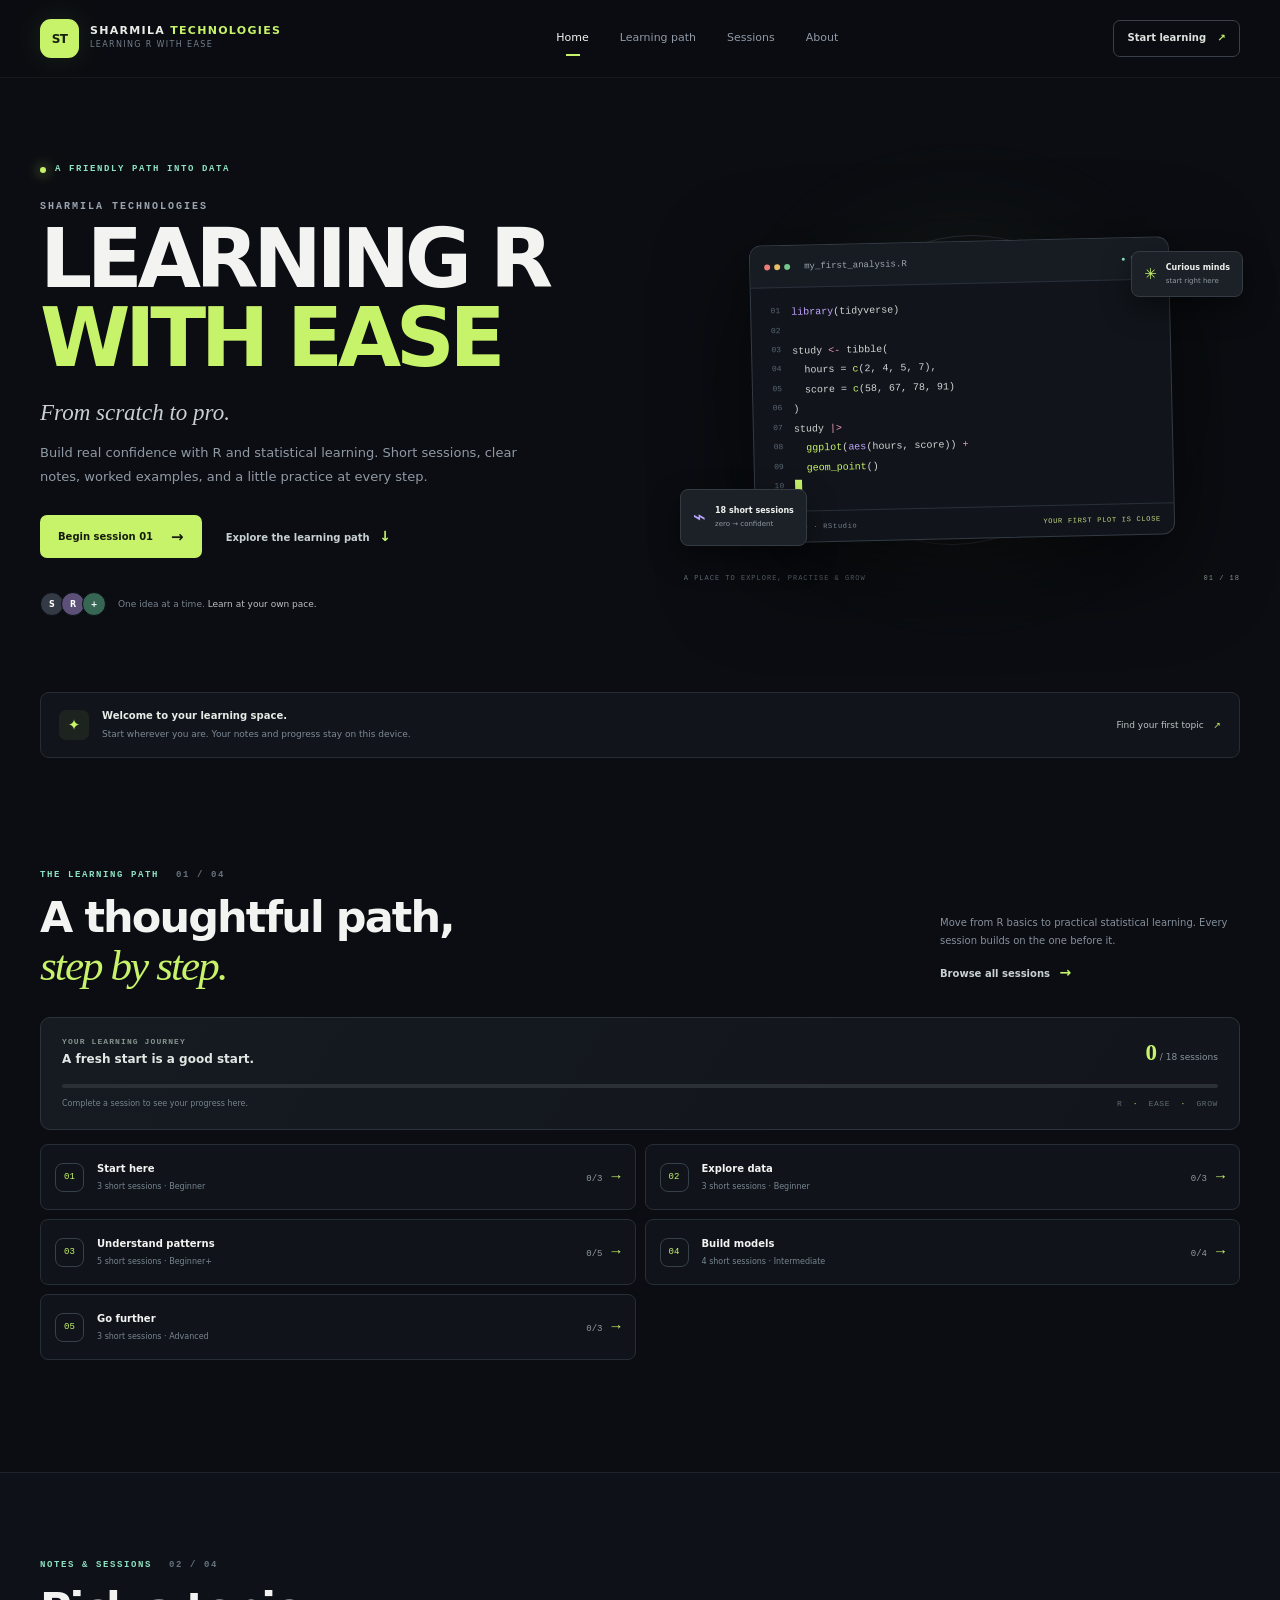
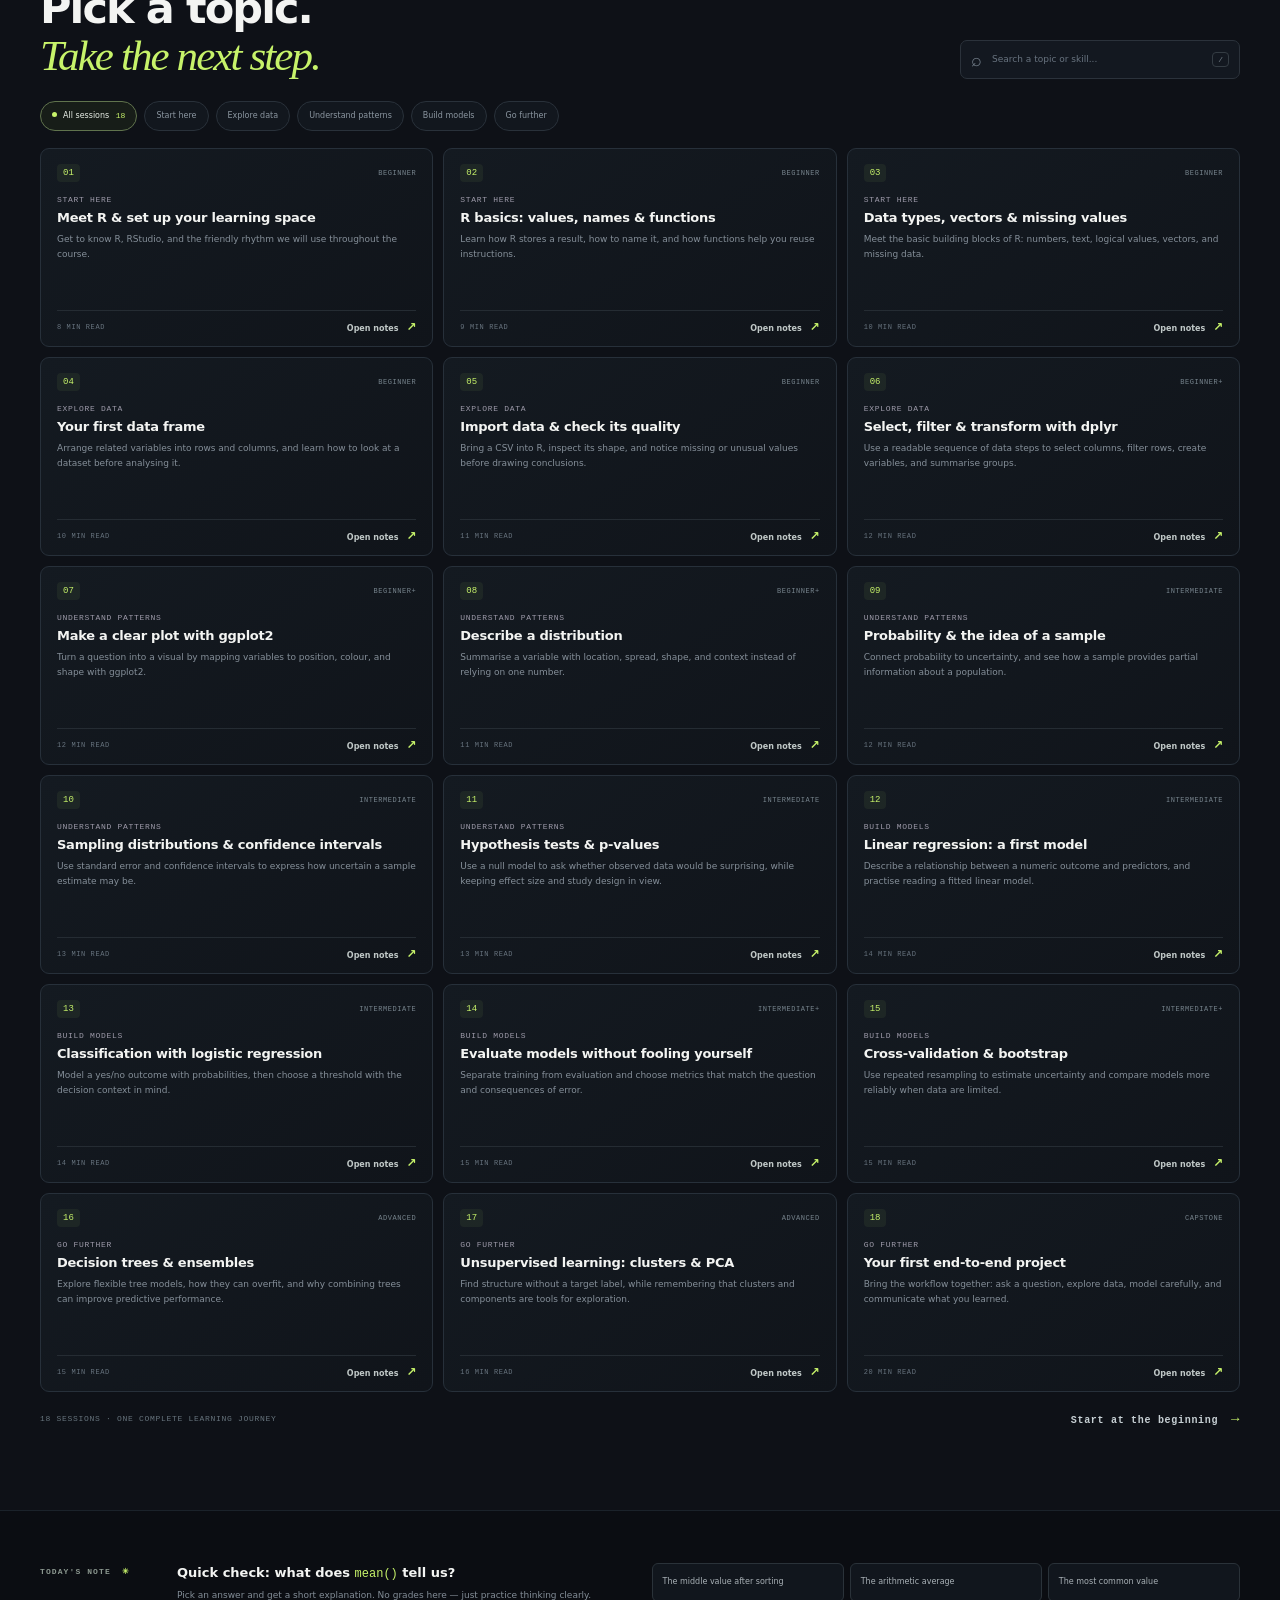
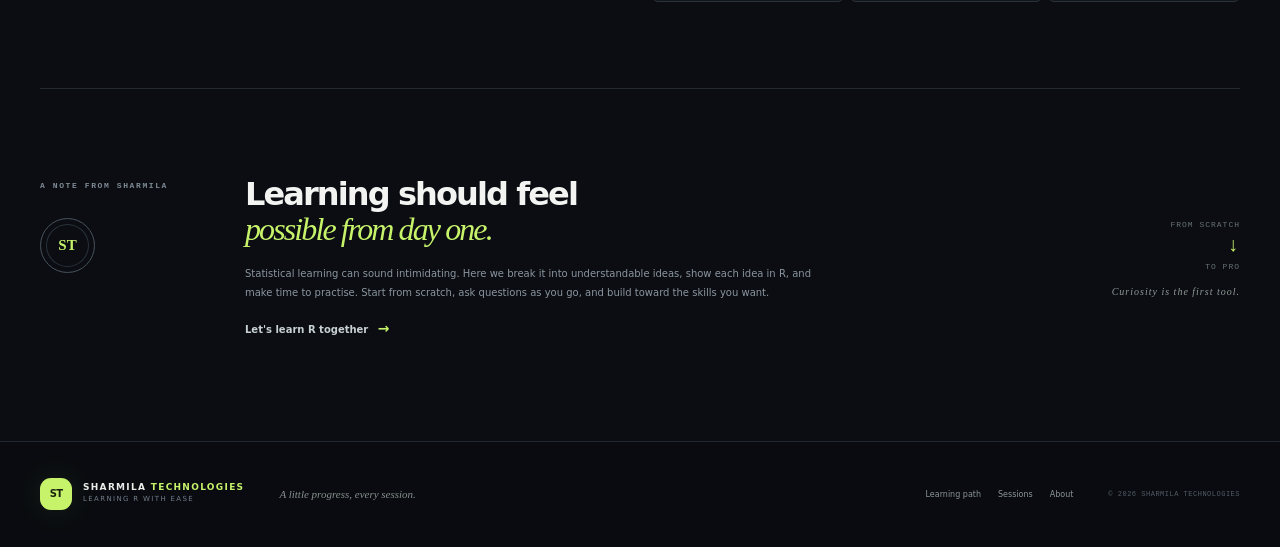
<file: index.html>
<!doctype html>
<html lang="en">
<head>
  <meta charset="utf-8">
  <meta name="viewport" content="width=device-width, initial-scale=1">
  <meta name="theme-color" content="#0b0d12">
  <meta name="description" content="Friendly, step-by-step notes for learning R and statistical learning from scratch to pro.">
  <title>Sharmila Technologies — Learning R With Ease</title>
  <link rel="stylesheet" href="styles.css">
  <script defer src="sessions.js"></script>
  <script defer src="app.js"></script>
</head>
<body data-page="home">
  <header class="site-header">
    <a class="brand" href="index.html" aria-label="Sharmila Technologies home"><span class="brand-mark">ST</span><span class="brand-name">SHARMILA <b>TECHNOLOGIES</b><small>LEARNING R WITH EASE</small></span></a>
    <nav class="main-nav" aria-label="Main navigation"><a class="nav-link active" href="#home">Home</a><a class="nav-link" href="#learning-path">Learning path</a><a class="nav-link" href="#sessions">Sessions</a><a class="nav-link" href="#about">About</a></nav>
    <a class="header-cta" href="#sessions">Start learning <span>↗</span></a>
    <button class="menu-toggle" id="menuToggle" type="button" aria-label="Open navigation" aria-expanded="false">☰</button>
  </header>

  <main id="home">
    <section class="hero wrap">
      <div class="hero-copy">
        <div class="eyebrow"><span class="live-dot"></span> A FRIENDLY PATH INTO DATA</div>
        <p class="hero-brandline">SHARMILA TECHNOLOGIES</p>
        <h1>LEARNING R<br><em>WITH EASE</em></h1>
        <div class="hero-subtitle">From scratch to pro.</div>
        <p class="hero-description">Build real confidence with R and statistical learning. Short sessions, clear notes, worked examples, and a little practice at every step.</p>
        <div class="hero-actions"><a class="button button-primary" href="session.html?lesson=01">Begin session 01 <span>→</span></a><a class="text-link" href="#learning-path">Explore the learning path <span>↓</span></a></div>
        <div class="hero-proof"><span class="proof-avatars"><i>S</i><i>R</i><i>+</i></span><span>One idea at a time.<b> Learn at your own pace.</b></span></div>
      </div>
      <div class="hero-visual" aria-label="Decorative R code illustration">
        <div class="visual-orbit orbit-a"></div><div class="visual-orbit orbit-b"></div><div class="visual-glow"></div>
        <div class="code-window"><div class="window-bar"><div class="window-dots"><i></i><i></i><i></i></div><span>my_first_analysis.R</span><span class="window-state">● READY</span></div><div class="code-lines"><div><small>01</small><code><span class="code-purple">library</span>(tidyverse)</code></div><div><small>02</small><code></code></div><div><small>03</small><code>study <span class="code-pink">&lt;-</span> tibble(</code></div><div><small>04</small><code>&nbsp;&nbsp;hours = <span class="code-green">c</span>(2, 4, 5, 7),</code></div><div><small>05</small><code>&nbsp;&nbsp;score = <span class="code-green">c</span>(58, 67, 78, 91)</code></div><div><small>06</small><code>)</code></div><div><small>07</small><code>study <span class="code-pink">|&gt;</span></code></div><div><small>08</small><code>&nbsp;&nbsp;<span class="code-green">ggplot</span>(<span class="code-purple">aes</span>(hours, score)) <span class="code-pink">+</span></code></div><div><small>09</small><code>&nbsp;&nbsp;<span class="code-green">geom_point</span>()</code></div><div><small>10</small><code><span class="cursor-block">&nbsp;</span></code></div></div><div class="window-footer"><span><i class="mini-dot"></i> R 4.4 · RStudio</span><span>YOUR FIRST PLOT IS CLOSE</span></div></div>
        <div class="float-note note-top"><span>✳</span><div><b>Curious minds</b><small>start right here</small></div></div>
        <div class="float-note note-bottom"><span class="note-mini-chart">⌁</span><div><b>18 short sessions</b><small>zero → confident</small></div></div>
        <div class="visual-caption">A PLACE TO EXPLORE, PRACTISE & GROW <span>01 / 18</span></div>
      </div>
    </section>

    <section class="welcome-strip wrap"><div class="welcome-icon">✦</div><div class="welcome-text"><b>Welcome to your learning space.</b><span>Start wherever you are. Your notes and progress stay on this device.</span></div><a href="#sessions" class="strip-link">Find your first topic <span>↗</span></a></section>

    <section class="learning wrap" id="learning-path">
      <div class="section-heading"><div><div class="eyebrow">THE LEARNING PATH <span class="eyebrow-index">01 / 04</span></div><h2>A thoughtful path,<br><em>step by step.</em></h2></div><div class="section-aside"><p>Move from R basics to practical statistical learning. Every session builds on the one before it.</p><a class="text-link" href="#sessions">Browse all sessions <span>→</span></a></div></div>
      <div class="progress-panel"><div class="progress-top"><div><span class="panel-label">YOUR LEARNING JOURNEY</span><strong id="progressTitle">A fresh start is a good start.</strong></div><div class="progress-count"><b id="completedCount">0</b><span> / 18 sessions</span></div></div><div class="progress-track" role="progressbar" aria-label="Course completion" aria-valuemin="0" aria-valuemax="18" aria-valuenow="0" id="courseProgress"><span id="progressBar"></span></div><div class="progress-bottom"><span id="progressMessage">Complete a session to see your progress here.</span><span class="progress-mark">R <i>·</i> EASE <i>·</i> GROW</span></div></div>
      <div class="path-grid" id="pathGrid" aria-label="Course modules"></div>
    </section>

    <section class="sessions-section" id="sessions"><div class="wrap"><div class="section-heading session-heading"><div><div class="eyebrow">NOTES & SESSIONS <span class="eyebrow-index">02 / 04</span></div><h2>Pick a topic.<br><em>Take the next step.</em></h2></div><div class="session-tools"><label class="search-box"><span>⌕</span><input id="lessonSearch" type="search" placeholder="Search a topic or skill..." aria-label="Search learning sessions"><kbd>/</kbd></label></div></div><div class="filter-row" id="filters" role="group" aria-label="Filter sessions"><button class="filter-chip selected" type="button" data-filter="all">All sessions <span>18</span></button><button class="filter-chip" type="button" data-filter="Start here">Start here</button><button class="filter-chip" type="button" data-filter="Explore data">Explore data</button><button class="filter-chip" type="button" data-filter="Understand patterns">Understand patterns</button><button class="filter-chip" type="button" data-filter="Build models">Build models</button><button class="filter-chip" type="button" data-filter="Go further">Go further</button></div><div class="lesson-grid" id="lessonGrid" aria-live="polite"></div><div class="empty-search" id="emptySearch" hidden>No sessions match that search yet. Try another word.</div><div class="load-more-row"><span>18 SESSIONS · ONE COMPLETE LEARNING JOURNEY</span><a href="session.html?lesson=01" class="text-link">Start at the beginning <span>→</span></a></div></div></section>

    <section class="daily-note wrap" id="daily-note"><div class="daily-marker">TODAY'S NOTE <span>✳</span></div><div class="daily-copy"><h3>Quick check: what does <code>mean()</code> tell us?</h3><p>Pick an answer and get a short explanation. No grades here — just practice thinking clearly.</p></div><div class="daily-quiz" id="dailyQuiz" aria-live="polite"><button class="quiz-option" type="button" data-quiz-answer="wrong">The middle value after sorting</button><button class="quiz-option" type="button" data-quiz-answer="correct">The arithmetic average</button><button class="quiz-option" type="button" data-quiz-answer="wrong">The most common value</button><p class="quiz-feedback" id="dailyFeedback" role="status"></p></div></section>

    <section class="about-section wrap" id="about"><div class="about-label"><span class="eyebrow">A NOTE FROM SHARMILA</span><div class="about-seal">ST</div></div><div class="about-copy"><h2>Learning should feel<br><em>possible from day one.</em></h2><p>Statistical learning can sound intimidating. Here we break it into understandable ideas, show each idea in R, and make time to practise. Start from scratch, ask questions as you go, and build toward the skills you want.</p><a class="text-link" href="session.html?lesson=01">Let's learn R together <span>→</span></a></div><div class="about-side"><span>FROM SCRATCH</span><b>↓</b><span>TO PRO</span><i>Curiosity is the first tool.</i></div></section>
  </main>

  <footer class="site-footer"><div class="wrap footer-inner"><a class="brand footer-brand" href="index.html"><span class="brand-mark">ST</span><span class="brand-name">SHARMILA <b>TECHNOLOGIES</b><small>LEARNING R WITH EASE</small></span></a><div class="footer-tagline">A little progress, every session.</div><div class="footer-links"><a href="#learning-path">Learning path</a><a href="#sessions">Sessions</a><a href="#about">About</a></div><div class="copyright">© <span id="year"></span> SHARMILA TECHNOLOGIES</div></div></footer>
</body>
</html>
</file>
<file: styles.css>
:root{color-scheme:dark;--bg:#0b0d12;--surface:#11151d;--surface2:#151b24;--line:#252c37;--text:#f3f4f2;--muted:#929ba8;--soft:#bdc5cc;--acid:#c7f36a;--mint:#8de2c1;--violet:#b8a3ff;--rose:#f29db6;--orange:#f7bd78;--radius:13px;--wrap:1200px}*{box-sizing:border-box}html{scroll-behavior:smooth;scroll-padding-top:90px}body{margin:0;background:var(--bg);color:var(--text);font:15px/1.65 Inter,ui-sans-serif,system-ui,-apple-system,"Segoe UI",sans-serif;-webkit-font-smoothing:antialiased}a{color:inherit;text-decoration:none}button,input,textarea{font:inherit}button,a,input,textarea{outline-offset:4px}button:focus-visible,a:focus-visible,input:focus-visible,textarea:focus-visible{outline:2px solid var(--acid)}::selection{background:var(--acid);color:#11150b}.wrap{width:min(var(--wrap),calc(100% - 64px));margin-inline:auto}.site-header{height:78px;padding:0 max(32px,calc((100vw - var(--wrap))/2));display:flex;align-items:center;justify-content:space-between;gap:24px;border-bottom:1px solid #ffffff0d;background:#0b0d12eF;position:sticky;top:0;z-index:20;backdrop-filter:blur(18px)}.brand{display:flex;align-items:center;gap:11px;min-width:max-content}.brand-mark{width:39px;height:39px;display:grid;place-items:center;background:var(--acid);border-radius:11px;color:#18200d;font:800 12px/1 Inter,system-ui,sans-serif;letter-spacing:-.7px;box-shadow:0 0 32px #c7f36a1c}.brand-name{font:700 11px/1.25 Inter,system-ui,sans-serif;letter-spacing:1.3px;color:#e9ede8}.brand-name b{color:var(--acid);font-weight:700}.brand-name small{display:block;color:#737e8b;font:500 8px/1.8 Inter,system-ui,sans-serif;letter-spacing:1.35px}.main-nav{display:flex;align-items:center;gap:31px}.nav-link{font-size:11px;color:#909aa7;transition:color .2s}.nav-link:hover,.nav-link.active{color:var(--text)}.nav-link.active:after{content:"";display:block;width:14px;height:2px;background:var(--acid);margin:6px auto -8px}.header-cta{border:1px solid #39404a;border-radius:7px;padding:9px 13px;font-size:10px;font-weight:650;color:#dce2dd;transition:.2s}.header-cta span{color:var(--acid);padding-left:8px}.header-cta:hover{border-color:var(--acid);background:#c7f36a0a}.menu-toggle{display:none;border:1px solid var(--line);background:transparent;color:var(--text);border-radius:7px;width:42px;height:42px;font-size:18px}.hero{min-height:585px;padding-top:86px;padding-bottom:76px;display:grid;grid-template-columns:1fr .94fr;gap:52px;align-items:center}.eyebrow{font:600 9px/1.3 ui-monospace,SFMono-Regular,Consolas,monospace;letter-spacing:1.6px;color:var(--mint);display:flex;align-items:center;gap:9px}.live-dot{width:6px;height:6px;border-radius:50%;background:var(--acid);box-shadow:0 0 13px var(--acid)}.hero-brandline{color:#9ba5b0;font:600 10px ui-monospace,monospace;letter-spacing:2px;margin:25px 0 7px}.hero h1{font-size:clamp(48px,6.5vw,82px);line-height:.97;letter-spacing:-5.4px;margin:0;font-weight:800}.hero h1 em{font-style:normal;color:var(--acid)}.hero-subtitle{font:italic 23px/1.2 Georgia,"Times New Roman",serif;color:#c8d0d2;margin:21px 0 15px}.hero-description{max-width:490px;color:#909aa5;font-size:13px;line-height:1.85;margin:0}.hero-actions{display:flex;align-items:center;gap:24px;margin-top:26px}.button{display:inline-flex;align-items:center;justify-content:center;gap:18px;border:1px solid transparent;border-radius:7px;min-height:43px;padding:0 17px;font-size:10px;font-weight:700;transition:transform .2s,background .2s,border-color .2s;cursor:pointer}.button:hover{transform:translateY(-2px)}.button-primary{background:var(--acid);color:#171d0c}.button-primary span{font-size:15px}.button-primary:hover{background:#d7ff85}.text-link{font-size:10px;font-weight:650;color:#c7d0d4}.text-link span{color:var(--acid);padding-left:6px;font-size:14px}.hero-proof{display:flex;align-items:center;gap:12px;margin-top:34px;color:#79838e;font-size:9px}.hero-proof b{color:#b9c0c3;font-weight:500}.proof-avatars{display:flex;padding-left:3px}.proof-avatars i{width:24px;height:24px;margin-left:-3px;border:1px solid #0b0d12;border-radius:50%;display:grid;place-items:center;background:#333a45;color:#fff;font:600 8px Inter,system-ui,sans-serif;font-style:normal}.proof-avatars i:nth-child(2){background:#5c4f78}.proof-avatars i:nth-child(3){background:#386654}.hero-visual{position:relative;min-height:385px;display:flex;align-items:center;justify-content:center}.visual-glow{position:absolute;width:260px;height:260px;border-radius:50%;background:#a4dc6320;filter:blur(64px)}.visual-orbit{position:absolute;border:1px solid #b5d8832e;border-radius:50%;width:380px;height:190px;transform:rotate(-30deg)}.orbit-b{width:300px;height:320px;transform:rotate(46deg);border-color:#bba7ff27}.code-window{position:relative;width:min(100%,420px);background:#11151b;border:1px solid #343b44;border-radius:12px;box-shadow:0 28px 90px #0009;overflow:hidden;transform:rotate(-1.3deg);z-index:1}.window-bar{height:42px;background:#171c23;border-bottom:1px solid #29303a;display:flex;align-items:center;padding:0 14px;gap:14px;font:9px ui-monospace,monospace;color:#9da6af}.window-dots{display:flex;gap:4px}.window-dots i{width:6px;height:6px;border-radius:50%;background:#ed7b79}.window-dots i:nth-child(2){background:#e9bd66}.window-dots i:nth-child(3){background:#75c78b}.window-state{margin-left:auto;color:#8de2c1;font-size:7px;letter-spacing:.5px}.code-lines{padding:15px 12px 13px;font:10px/1.95 ui-monospace,SFMono-Regular,Consolas,monospace;color:#d2d5d3}.code-lines>div{display:grid;grid-template-columns:28px 1fr;min-height:19px}.code-lines small{font-size:8px;color:#596571;text-align:right;padding-right:11px}.code-lines code{white-space:pre}.code-purple{color:#c2a5ff}.code-pink{color:#ef9eb9}.code-green{color:#c7f36a}.cursor-block{display:inline-block;background:var(--acid);width:7px;height:12px;vertical-align:-2px;animation:blink 1.2s steps(2,start) infinite}.window-footer{height:31px;border-top:1px solid #29303a;padding:0 13px;display:flex;align-items:center;justify-content:space-between;font:7px ui-monospace,monospace;letter-spacing:.7px;color:#7d8792}.window-footer span:last-child{color:#c1d982}.mini-dot{width:5px;height:5px;border-radius:50%;background:#8de2c1;display:inline-block;margin-right:5px}.float-note{position:absolute;z-index:2;display:flex;align-items:center;gap:9px;background:#1c2127;border:1px solid #353b42;border-radius:8px;padding:9px 12px;box-shadow:0 12px 30px #0007}.float-note>span{font-size:15px;color:var(--acid)}.float-note b,.float-note small{display:block}.float-note b{font-size:8px;font-weight:650;color:#edf0ed}.float-note small{font-size:7px;color:#909aa2;margin-top:2px}.note-top{top:53px;right:-3px}.note-bottom{bottom:37px;left:-4px}.note-mini-chart{font-size:22px!important;color:var(--violet)!important}.visual-caption{position:absolute;bottom:1px;left:50%;transform:translateX(-50%);width:100%;display:flex;justify-content:space-between;color:#626e79;font:7px ui-monospace,monospace;letter-spacing:1px}.visual-caption span{color:#87948b}.welcome-strip{display:flex;align-items:center;gap:13px;background:#11151b;border:1px solid #262d34;border-radius:9px;padding:15px 18px;margin-bottom:112px}.welcome-icon{width:30px;height:30px;display:grid;place-items:center;color:var(--acid);background:#c7f36a12;border-radius:7px}.welcome-text{display:flex;flex-direction:column;gap:2px}.welcome-text b{font-size:10px;color:#e7ebe6}.welcome-text span{color:#7e8995;font-size:9px}.strip-link{margin-left:auto;color:#bbc4c4;font-size:9px}.strip-link span{color:var(--acid);padding-left:7px}.learning{padding-bottom:112px}.section-heading{display:flex;justify-content:space-between;align-items:end;margin-bottom:28px}.eyebrow-index{color:#66737d;padding-left:8px}.section-heading h2,.about-copy h2{font-size:clamp(30px,4vw,43px);line-height:1.1;letter-spacing:-1.9px;margin:13px 0 0;font-weight:730}.section-heading h2 em,.about-copy h2 em{font-family:Georgia,"Times New Roman",serif;font-weight:400;color:var(--acid)}.section-aside{width:300px;padding-bottom:4px}.section-aside p{font-size:10px;color:#858f9b;line-height:1.8;margin:0 0 10px}.progress-panel{background:linear-gradient(120deg,#151b21,#12151b);border:1px solid #2c333a;border-radius:10px;padding:19px 21px;margin-bottom:14px}.progress-top,.progress-bottom{display:flex;align-items:center;justify-content:space-between}.panel-label{display:block;font:600 8px ui-monospace,monospace;letter-spacing:1.1px;color:#87938e}.progress-top strong{display:block;margin-top:4px;font-size:12px;color:#e1e7e2}.progress-count{font-size:9px;color:#89949c}.progress-count b{font:600 23px Georgia,serif;color:var(--acid)}.progress-track,.mini-progress{height:4px;border-radius:9px;background:#2a3036;overflow:hidden;margin:14px 0 9px}.progress-track span,.mini-progress i{display:block;width:0;height:100%;background:linear-gradient(90deg,#a8d258,#d5ff7c);border-radius:inherit;transition:width .45s ease}.progress-bottom{color:#77828b;font-size:8px}.progress-mark{font:8px ui-monospace,monospace;color:#606d72;letter-spacing:.6px}.progress-mark i{font-style:normal;color:var(--acid);padding:0 5px}.path-grid{display:grid;grid-template-columns:1fr 1fr;gap:9px}.path-step{min-height:66px;border:1px solid #262e37;border-radius:8px;background:#10141a;display:flex;align-items:center;padding:12px 14px;gap:13px;transition:border-color .18s,background .18s}.path-step:hover{border-color:#536344;background:#151a1b}.path-number{width:29px;height:29px;border:1px solid #364148;color:var(--acid);border-radius:8px;display:grid;place-items:center;font:9px ui-monospace,monospace}.path-info{min-width:0}.path-info b,.path-info small{display:block}.path-info b{font-size:10px;font-weight:650}.path-info small{font-size:8px;color:#78858f;margin-top:2px}.path-count{margin-left:auto;font:9px ui-monospace,monospace;color:#8e999d;white-space:nowrap}.path-count i{font-style:normal;color:var(--acid);font-size:15px;padding-left:9px}.sessions-section{background:#0e1117;border-top:1px solid #1b222a;border-bottom:1px solid #1b222a;padding:87px 0 83px}.session-heading{margin-bottom:22px}.session-tools{width:280px}.search-box{height:39px;border:1px solid #2b323b;border-radius:7px;background:#131820;display:flex;align-items:center;padding:0 10px;gap:8px;color:#737e89}.search-box>span{font-size:18px}.search-box input{border:0;background:transparent;color:#e9eeec;outline:none;width:100%;min-width:0;font-size:9px}.search-box input::placeholder{color:#68737f}.search-box kbd{font:8px ui-monospace,monospace;border:1px solid #343c43;border-radius:4px;padding:2px 5px;color:#76818b}.filter-row{display:flex;flex-wrap:wrap;gap:7px;margin-bottom:17px}.filter-chip{border:1px solid #29313a;border-radius:20px;padding:7px 11px;background:#12171e;color:#8b96a0;font-size:8px;cursor:pointer;transition:.18s}.filter-chip:hover,.filter-chip.selected{color:#e7ede5;border-color:#60734d;background:#171d18}.filter-chip.selected:before{content:"";display:inline-block;width:5px;height:5px;background:var(--acid);border-radius:50%;margin:0 6px 1px 0}.filter-chip span{font:8px ui-monospace,monospace;color:var(--acid);padding-left:4px}.lesson-grid{display:grid;grid-template-columns:repeat(3,1fr);gap:10px}.lesson-card{min-height:199px;border:1px solid #27303a;border-radius:9px;background:linear-gradient(145deg,#141a21,#10141a);padding:15px 16px 12px;display:flex;flex-direction:column;transition:transform .2s,border-color .2s}.lesson-card:hover{transform:translateY(-3px);border-color:#67794f}.lesson-card.is-done{border-color:#435746}.card-topline{display:flex;align-items:center;justify-content:space-between}.card-number{font:9px ui-monospace,monospace;color:var(--acid);padding:4px 6px;background:#c7f36a10;border-radius:4px}.card-status{font:7px ui-monospace,monospace;color:#77848d;letter-spacing:.55px}.is-done .card-status{color:var(--mint)}.card-module{margin-top:13px;color:#9e9baa;font:8px ui-monospace,monospace;letter-spacing:.7px;text-transform:uppercase}.lesson-card h3{font:650 13px/1.4 Inter,system-ui,sans-serif;letter-spacing:-.25px;margin:5px 0}.lesson-card h3 a:hover{color:var(--acid)}.lesson-card p{font-size:9px;line-height:1.65;color:#858f99;margin:0 0 12px}.card-bottom{margin-top:auto;padding-top:9px;border-top:1px solid #252c33;display:flex;align-items:center;justify-content:space-between;color:#67737e;font:7px ui-monospace,monospace;letter-spacing:.6px}.card-bottom a{font:600 8px Inter,system-ui,sans-serif;letter-spacing:0;color:#c0c8c7}.card-bottom b{font-size:12px;color:var(--acid);padding-left:5px}.empty-search{border:1px dashed #37414a;border-radius:9px;padding:30px;text-align:center;font-size:11px;color:#8c979f}.load-more-row{display:flex;justify-content:space-between;align-items:center;margin-top:19px;color:#67747d;font:8px ui-monospace,monospace;letter-spacing:.7px}.daily-note{display:grid;grid-template-columns:115px 1fr 1.3fr;gap:22px;align-items:start;padding:52px 0 64px;border-bottom:1px solid #232a32}.daily-marker{font:600 8px ui-monospace,monospace;letter-spacing:1.1px;color:#8b978f;padding-top:4px}.daily-marker span{color:var(--acid);padding-left:5px}.daily-copy h3{font:600 13px/1.5 Inter,system-ui,sans-serif;margin:0 0 6px}.daily-copy h3 code{color:var(--acid);font:12px ui-monospace,monospace}.daily-copy p{color:#838d97;font-size:9px;line-height:1.7;margin:0}.daily-quiz{display:grid;grid-template-columns:1fr 1fr 1fr;gap:6px}.quiz-option{border:1px solid #2a3239;border-radius:6px;background:#11161d;color:#a9b1b6;text-align:left;padding:9px 10px;font-size:8px;min-height:39px;cursor:pointer;transition:.18s}.quiz-option:hover:not(:disabled){border-color:#718554;color:#f0f3ed}.quiz-option:disabled{cursor:default;opacity:.72}.quiz-option.answer-correct{border-color:#5a8f68;background:#14251b;color:#bcf2c4}.quiz-option.answer-wrong{border-color:#7e525d;background:#27191e;color:#f4bac5}.quiz-feedback{grid-column:1/-1;min-height:14px;color:#c7f36a;font-size:8px;line-height:1.6;margin:2px 0 0}.about-section{display:grid;grid-template-columns:160px 1fr 170px;gap:45px;padding:88px 0 100px;align-items:center}.about-label{align-self:start;padding-top:4px}.about-label .eyebrow{font-size:8px;color:#7f8b95;white-space:nowrap}.about-seal{width:55px;height:55px;border:1px solid #45505a;border-radius:50%;display:grid;place-items:center;color:var(--acid);font:700 15px Georgia,serif;margin-top:27px;box-shadow:inset 0 0 0 5px #0b0d12,inset 0 0 0 6px #28313a}.about-copy h2{font-size:32px;margin:0 0 17px}.about-copy>p{max-width:570px;color:#8b96a0;font-size:10px;line-height:1.9;margin:0 0 14px}.about-side{display:flex;flex-direction:column;align-items:flex-end;color:#67737a;font:8px ui-monospace,monospace;letter-spacing:1px}.about-side b{font-size:20px;font-weight:400;color:var(--acid);padding:5px 0}.about-side i{font:italic 10px Georgia,serif;color:#919c96;margin-top:15px}.site-footer{border-top:1px solid #202831;background:#090b10}.footer-inner{min-height:105px;display:flex;align-items:center;gap:35px}.footer-brand .brand-mark{width:32px;height:32px;font-size:10px}.footer-brand .brand-name{font-size:9px}.footer-brand .brand-name small{font-size:7px}.footer-tagline{font:italic 11px Georgia,serif;color:#87918d}.footer-links{margin-left:auto;display:flex;gap:17px}.footer-links a{font-size:8px;color:#8b969b}.footer-links a:hover{color:var(--acid)}.copyright{color:#525d65;font:7px ui-monospace,monospace;letter-spacing:.5px}

/* Lesson reading view */
.lesson-page{padding-top:23px;padding-bottom:80px}.lesson-breadcrumb{display:flex;align-items:center;gap:9px;color:#66737d;font-size:9px;margin-bottom:20px}.lesson-breadcrumb a:hover{color:var(--acid)}.lesson-breadcrumb b{color:#aeb8bd;font-weight:500;white-space:nowrap;overflow:hidden;text-overflow:ellipsis}.lesson-layout{display:grid;grid-template-columns:245px minmax(0,760px);gap:47px;align-items:start}.lesson-sidebar{position:sticky;top:101px;max-height:calc(100vh - 120px);overflow:auto;border-right:1px solid #252d35;padding-right:17px;scrollbar-width:thin;scrollbar-color:#333d47 transparent}.sidebar-top{padding:13px 10px 12px;border:1px solid #283039;border-radius:8px;background:#11161d;margin-bottom:15px}.sidebar-top .eyebrow{font-size:7px}.sidebar-progress{margin-top:5px;color:#8a969c;font-size:8px}.sidebar-progress b{color:#e9eeea;font-size:13px}.mini-progress{height:3px;margin:8px 0 0}.session-menu{display:flex;flex-direction:column;gap:12px}.menu-group-title{font:600 7px ui-monospace,monospace;letter-spacing:.9px;color:#68747e;text-transform:uppercase;padding:0 8px 4px}.menu-session{display:flex;align-items:flex-start;gap:8px;padding:5px 7px;border-radius:5px;color:#8e989f;font-size:8px;line-height:1.45}.menu-session:hover{background:#151b20;color:#e6ece7}.menu-session.current{background:#1b2319;color:#e8f2df}.menu-check{flex:none;width:18px;height:18px;border-radius:5px;border:1px solid #364047;display:grid;place-items:center;color:#87959a;font:7px ui-monospace,monospace}.menu-session.current .menu-check{background:var(--acid);border-color:var(--acid);color:#151c0e}.menu-session.completed .menu-check{border-color:#496c58;color:var(--mint)}.sidebar-home{display:block;color:#87948e;font-size:8px;margin:17px 7px 5px}.sidebar-home:hover{color:var(--acid)}.lesson-content{min-width:0}.lesson-hero{padding:13px 0 28px;border-bottom:1px solid #262e36}.lesson-hero .eyebrow{font-size:8px}.lesson-meta{display:flex;align-items:center;gap:8px;color:#77838c;font:7px ui-monospace,monospace;letter-spacing:.7px;margin-top:18px}.lesson-meta i{width:3px;height:3px;border-radius:50%;background:var(--acid)}.lesson-hero h1{font-size:clamp(29px,4vw,43px);letter-spacing:-1.8px;line-height:1.13;margin:12px 0 9px}.lesson-summary{font:italic 15px/1.65 Georgia,"Times New Roman",serif;color:#b1bab8;margin:0;max-width:700px}.lesson-block{padding:27px 0 28px;border-bottom:1px solid #262e36}.block-heading{display:flex;gap:12px;align-items:flex-start;margin-bottom:16px}.block-index{font:10px ui-monospace,monospace;color:var(--acid);border:1px solid #394434;border-radius:5px;padding:4px 5px}.block-kicker{font:600 7px ui-monospace,monospace;letter-spacing:1.2px;color:#77868b}.block-heading h2{font-size:16px;line-height:1.35;letter-spacing:-.3px;margin:3px 0 0}.concept-list{list-style:none;display:flex;flex-direction:column;gap:10px;margin:0;padding:0 0 0 40px}.concept-list li{display:flex;gap:9px;color:#a9b3b7;font-size:10px;line-height:1.75}.point-mark{color:var(--acid);font-size:9px;padding-top:2px}.lesson-code-window{background:#10151b;border:1px solid #2c343e;border-radius:8px;overflow:hidden}.code-window-head{height:34px;display:flex;align-items:center;justify-content:space-between;padding:0 11px;border-bottom:1px solid #282f38;color:#96a1a7;font:8px ui-monospace,monospace}.code-window-head span i{width:5px;height:5px;border-radius:50%;background:var(--acid);display:inline-block;margin:0 6px 1px 0}.code-window-head button{border:0;background:transparent;color:#9aa7a6;font-size:8px;cursor:pointer}.code-window-head button:hover{color:var(--acid)}.lesson-code-window pre{margin:0;padding:15px 18px;color:#d8e0dc;font:10px/1.8 ui-monospace,SFMono-Regular,Consolas,monospace;overflow-x:auto;white-space:pre}.lesson-code-window code{font:inherit}.code-explain{display:flex;gap:9px;align-items:flex-start;color:#87938f;margin:8px 0 0;font-size:9px}.code-explain p{margin:0}.explain-mark{color:var(--mint)}.practice-prompt{border-left:2px solid var(--violet);background:#12151d;padding:14px 16px;margin-left:40px}.practice-label{font:600 7px ui-monospace,monospace;letter-spacing:1px;color:#c0adff}.practice-label span{font-size:12px;padding-right:5px}.practice-prompt p{font:13px/1.75 Georgia,"Times New Roman",serif;color:#c2c9ca;margin:9px 0}.practice-prompt .text-link{font-size:8px}.lesson-quiz{margin-left:40px;border:1px solid #2b333d;border-radius:8px;background:#11161d;padding:14px}.quiz-question{font-size:10px;font-weight:650;color:#e7ebe7;margin:0 0 11px}.quiz-answers{display:flex;flex-direction:column;gap:6px}.quiz-answer{display:flex;align-items:center;gap:9px;text-align:left;border:1px solid #2b343d;border-radius:6px;background:#151a21;padding:8px 10px;color:#a9b3b7;font-size:9px;cursor:pointer;transition:.16s}.quiz-answer:hover:not(:disabled){border-color:#607447;color:#f1f3ee}.quiz-answer:disabled{cursor:default}.choice-key{width:18px;height:18px;border:1px solid #3c454a;border-radius:5px;display:grid;place-items:center;font:8px ui-monospace,monospace;color:#8d9998}.quiz-answer.correct{border-color:#527c5b;background:#152219;color:#c9f4d1}.quiz-answer.correct .choice-key{border-color:#83c398;color:#9be2ab}.quiz-answer.incorrect{border-color:#78515b;background:#25191e;color:#edbac5}.lesson-quiz-feedback{min-height:13px;margin:9px 0 0;color:var(--acid);font-size:8px;line-height:1.6}.notes-block textarea{display:block;width:calc(100% - 40px);margin-left:40px;min-height:100px;border:1px solid #303943;border-radius:7px;background:#11161c;color:#e5ebe5;resize:vertical;padding:12px;font-size:10px;line-height:1.7}.notes-block textarea::placeholder{color:#606d77}.notes-label{display:block;margin:0 0 6px 40px;color:#87948f;font-size:8px}.notes-status{margin:5px 0 0 40px;color:#7c8986;font-size:7px}.lesson-complete-row{display:flex;align-items:center;gap:12px;padding:22px 0}.lesson-complete-row>span{font-size:8px;color:#77838c}.button-completed{background:#17231a;border-color:#57745a;color:#c7edc0}.lesson-pager{display:grid;grid-template-columns:1fr 1fr;gap:10px;margin-top:8px}.pager-link{border:1px solid #29333b;border-radius:7px;padding:11px 12px;min-width:0;display:flex;flex-direction:column;gap:4px;background:#10151b}.pager-link:hover{border-color:#718452}.pager-link.next{text-align:right;align-items:flex-end}.pager-link small{font:7px ui-monospace,monospace;color:var(--acid);letter-spacing:.6px}.pager-link b{font-size:9px;font-weight:550;color:#ccd4d2;white-space:nowrap;overflow:hidden;text-overflow:ellipsis;max-width:100%}.menu-open .main-nav{display:flex}
@keyframes blink{to{visibility:hidden}}
@media(max-width:900px){.wrap{width:min(var(--wrap),calc(100% - 42px))}.site-header{padding-inline:22px}.main-nav{gap:18px}.hero{gap:24px;padding-top:66px;min-height:540px}.hero h1{letter-spacing:-3.5px}.hero-visual{min-height:340px}.code-window{width:min(100%,390px)}.note-top{right:-5px}.lesson-layout{grid-template-columns:205px minmax(0,1fr);gap:27px}.lesson-sidebar{padding-right:10px}.about-section{grid-template-columns:140px 1fr 120px;gap:25px}}
@media(max-width:680px){.wrap{width:calc(100% - 36px)}.site-header{height:67px;padding-inline:18px}.brand-mark{width:35px;height:35px}.brand-name{font-size:9px}.main-nav{display:none;position:absolute;top:66px;left:0;right:0;padding:13px 18px 18px;align-items:stretch;gap:0;flex-direction:column;background:#0e1117;border-bottom:1px solid #303740}.menu-open .main-nav{display:flex}.main-nav .nav-link{padding:11px 4px;border-bottom:1px solid #20262e}.nav-link.active:after{display:none}.header-cta{display:none}.menu-toggle{display:block}.hero{display:flex;flex-direction:column;align-items:stretch;gap:17px;padding-top:50px;padding-bottom:40px}.hero-copy{position:relative;z-index:2}.hero h1{font-size:clamp(48px,15vw,70px);letter-spacing:-3.5px}.hero-subtitle{font-size:19px;margin-top:17px}.hero-description{font-size:12px}.hero-actions{flex-wrap:wrap;gap:15px}.hero-proof{margin-top:25px}.hero-visual{min-height:310px;margin:0 5px}.code-window{max-width:400px}.float-note{padding:7px 9px}.note-top{top:23px;right:-3px}.note-bottom{bottom:27px;left:-3px}.visual-caption{font-size:6px}.welcome-strip{margin-bottom:72px;align-items:flex-start;padding:12px}.welcome-text span{max-width:185px;line-height:1.5}.strip-link{font-size:8px;align-self:center;text-align:right}.learning{padding-bottom:75px}.section-heading{align-items:flex-start;flex-direction:column;gap:15px;margin-bottom:20px}.section-heading h2{font-size:32px}.section-aside{width:auto}.progress-panel{padding:15px}.progress-top strong{font-size:10px}.progress-bottom{align-items:flex-start;gap:9px}.progress-mark{white-space:nowrap;font-size:7px}.path-grid{grid-template-columns:1fr}.path-step{min-height:62px}.sessions-section{padding:65px 0 63px}.session-heading{flex-direction:column}.session-tools{width:100%}.filter-row{gap:6px}.filter-chip{padding:7px 9px;font-size:7px}.lesson-grid{grid-template-columns:1fr}.lesson-card{min-height:175px;padding:14px}.lesson-card h3{font-size:14px}.lesson-card p{font-size:10px}.card-bottom{font-size:7px}.load-more-row{gap:10px;align-items:flex-start;font-size:7px}.daily-note{grid-template-columns:1fr;gap:10px;padding:37px 0 42px}.daily-copy h3{font-size:13px}.daily-quiz{grid-template-columns:1fr;gap:6px}.quiz-option{font-size:9px;min-height:40px}.about-section{grid-template-columns:1fr 80px;gap:15px;padding:59px 0 68px}.about-label{grid-column:1/-1;display:flex;align-items:center;justify-content:space-between}.about-seal{width:42px;height:42px;margin:0}.about-copy h2{font-size:27px}.about-copy>p{font-size:10px}.about-side{grid-column:2;grid-row:2;align-self:end}.footer-inner{padding:18px 0;min-height:0;display:grid;grid-template-columns:1fr auto;gap:14px}.footer-brand{grid-column:1}.footer-tagline{grid-column:1;grid-row:2}.footer-links{grid-column:2;grid-row:1;flex-direction:column;gap:6px;margin:0;align-items:flex-end}.copyright{grid-column:2;grid-row:2;align-self:end;text-align:right;font-size:6px}.lesson-page{padding-top:16px;padding-bottom:52px}.lesson-breadcrumb{font-size:8px;margin-bottom:14px}.lesson-layout{display:flex;flex-direction:column;gap:20px}.lesson-sidebar{position:static;max-height:none;width:100%;border:1px solid #29323c;border-radius:8px;padding:11px;background:#10151b}.sidebar-top{margin:0;padding:0 0 9px;border:0;border-bottom:1px solid #252e37;background:transparent}.sidebar-top .mini-progress{margin-bottom:0}.session-menu{display:grid;grid-template-columns:1fr 1fr;gap:9px 12px;max-height:185px;overflow:auto;padding:11px 0 1px}.menu-group{min-width:0}.menu-group-title{padding-left:4px}.menu-session{font-size:7px;padding:4px}.menu-check{width:16px;height:16px}.sidebar-home{margin:8px 3px 1px}.lesson-hero{padding-top:3px}.lesson-hero h1{font-size:31px}.lesson-summary{font-size:13px}.lesson-block{padding:22px 0}.block-heading h2{font-size:14px}.concept-list{padding-left:0}.concept-list li{font-size:10px}.practice-prompt,.lesson-quiz{margin-left:0}.practice-prompt p{font-size:12px}.notes-block textarea{width:100%;margin-left:0}.notes-label,.notes-status{margin-left:0}.lesson-code-window pre{font-size:9px;padding:12px;white-space:pre;overflow-x:auto}.lesson-complete-row{align-items:flex-start;flex-direction:column;gap:7px}.lesson-pager{gap:6px}.pager-link{padding:9px}.pager-link b{font-size:8px}}
@media(prefers-reduced-motion:reduce){html{scroll-behavior:auto}*,*::before,*::after{animation-duration:.01ms!important;animation-iteration-count:1!important;transition-duration:.01ms!important}}
</file>
